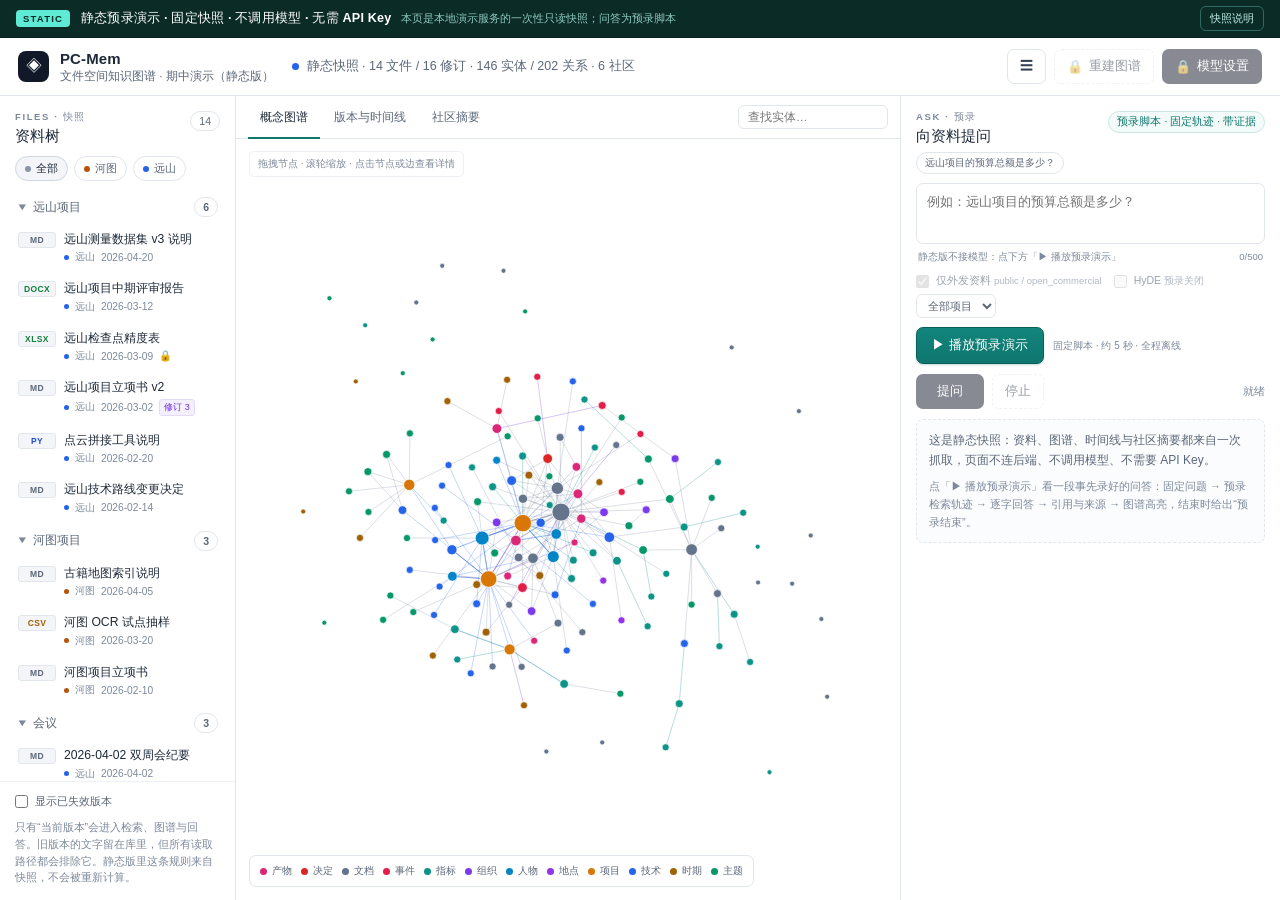
<file: pcmem-static-demo/index.html>
<!doctype html>
<html lang="zh-CN">
<head>
  <meta charset="utf-8">
  <meta name="viewport" content="width=device-width, initial-scale=1">
  <meta name="color-scheme" content="light">
  <title>PC-Mem · 静态预录演示（固定快照）</title>
  <link rel="icon" href="favicon.svg" type="image/svg+xml">
  <link rel="stylesheet" href="styles.css">
</head>
<body>
<div id="app">
  <div class="static-banner" role="note" aria-label="静态预录说明">
    <span class="static-tag">STATIC</span>
    <div class="static-main">
      <strong>静态预录演示 · 固定快照 · 不调用模型 · 无需 API Key</strong>
      <span class="static-sub" id="bannerSub">本页是本地演示服务的一次性只读快照；问答为预录脚本</span>
    </div>
    <button class="static-more" id="snapshotInfoBtn">快照说明</button>
  </div>

  <header class="topbar">
    <div class="brand">
      <div class="brand-mark" aria-hidden="true">◈</div>
      <div class="brand-text">
        <strong>PC-Mem</strong>
        <span>文件空间知识图谱 · 期中演示（静态版）</span>
      </div>
    </div>
    <div class="status static" id="status" aria-live="polite">
      <span class="status-dot"></span>
      <span id="statusText">载入快照…</span>
    </div>
    <div class="top-actions">
      <button class="ghost" id="railToggle" title="显示/隐藏资料树" aria-label="显示资料树">☰</button>
      <button class="ghost unavailable" id="buildBtn" aria-disabled="true" title="静态版不可用：没有后端与模型"><span class="icon">🔒</span> 重建图谱</button>
      <button class="primary unavailable" id="settingsBtn" aria-disabled="true" title="静态版不可用：没有后端与 API Key"><span class="icon">🔒</span> 模型设置</button>
    </div>
  </header>

  <div class="layout" id="layout">
    <aside class="rail" id="rail" aria-label="资料树">
      <div class="rail-head">
        <div>
          <div class="eyebrow">FILES · 快照</div>
          <h2>资料树</h2>
        </div>
        <span class="count-pill" id="docCount">—</span>
      </div>
      <div class="project-chips" id="projectChips"></div>
      <div class="rail-scroll" id="docTree">
        <div class="loading">正在读取快照…</div>
      </div>
      <div class="rail-foot">
        <label class="switch">
          <input type="checkbox" id="showSuperseded">
          <span>显示已失效版本</span>
        </label>
        <p class="hint">只有“当前版本”会进入检索、图谱与回答。旧版本的文字留在库里，但所有读取路径都会排除它。静态版里这条规则来自快照，不会被重新计算。</p>
      </div>
    </aside>

    <main class="stage" id="stage">
      <div class="stage-tabs" role="tablist" aria-label="视图">
        <button class="tab active" data-view="graph" role="tab" aria-selected="true">概念图谱</button>
        <button class="tab" data-view="timeline" role="tab" aria-selected="false">版本与时间线</button>
        <button class="tab" data-view="communities" role="tab" aria-selected="false">社区摘要</button>
        <div class="stage-tools">
          <input id="entitySearch" type="search" placeholder="查找实体…" autocomplete="off" aria-label="查找实体">
          <button class="ghost small" id="clearHighlight" hidden>清除高亮</button>
        </div>
      </div>

      <div class="stage-body">
        <canvas id="graphCanvas" aria-label="概念图谱画布"></canvas>

        <div class="graph-empty" id="graphEmpty" hidden>
          <div class="empty-mark">◌</div>
          <h3>快照里没有图谱</h3>
          <p>这份静态页面只回放已抓取的快照；要重建图谱请用原演示（需要后端与模型）。</p>
        </div>

        <div class="graph-legend" id="graphLegend"></div>
        <div class="graph-hint" id="graphHint">拖拽节点 · 滚轮缩放 · 点击节点或边查看详情</div>
        <div class="graph-tooltip" id="graphTooltip" hidden></div>

        <section class="detail-panel" id="detailPanel" hidden aria-label="实体与证据详情">
          <button class="icon-btn close" id="detailClose" aria-label="关闭">×</button>
          <div id="detailBody"></div>
        </section>

        <section class="timeline-view" id="timelineView" hidden></section>
        <section class="communities-view" id="communitiesView" hidden></section>
      </div>
    </main>

    <aside class="askpanel" aria-label="问答">
      <div class="ask-head">
        <div>
          <div class="eyebrow">ASK · 预录</div>
          <h2>向资料提问</h2>
        </div>
        <span class="mode-pill" id="modePill">预录脚本 · 固定轨迹 · 带证据</span>
      </div>

      <div class="examples" id="examples"></div>

      <div class="question-wrap">
        <textarea id="question" rows="2" placeholder="例如：远山项目的预算总额是多少？" aria-label="问题"></textarea>
        <div class="question-meta">
          <span>静态版不接模型：点下方「▶ 播放预录演示」</span>
          <span id="questionCount">0/500</span>
        </div>
      </div>

      <div class="ask-options">
        <label class="switch compact" title="静态版不可用：选项固定">
          <input type="checkbox" id="externalOnly" checked disabled>
          <span>仅外发资料 <em>public / open_commercial</em></span>
        </label>
        <label class="switch compact" title="静态版不可用：选项固定">
          <input type="checkbox" id="useHyde" disabled>
          <span>HyDE <em>预录关闭</em></span>
        </label>
        <select id="projectFilter" aria-label="项目范围">
          <option value="">全部项目</option>
        </select>
      </div>

      <div class="play-row">
        <button class="play" id="playBtn">▶ 播放预录演示</button>
        <span class="play-hint">固定脚本 · 约 5 秒 · 全程离线</span>
      </div>

      <div class="ask-actions">
        <button class="primary unavailable" id="askBtn" aria-disabled="true" title="静态版不调用模型">提问</button>
        <button class="ghost unavailable" id="stopBtn" aria-disabled="true" title="没有正在运行的请求">停止</button>
        <span class="ask-state" id="askState">就绪</span>
      </div>

      <div class="ask-scroll" id="askScroll">
        <div class="answer" id="answerBox" aria-live="polite">
          <div class="answer-placeholder" id="answerPlaceholder">
            <p>这是<strong>静态快照</strong>：资料、图谱、时间线与社区摘要都来自一次抓取，页面不连后端、不调用模型、不需要 API Key。</p>
            <p class="muted">点「▶ 播放预录演示」看一段事先录好的问答：固定问题 → 预录检索轨迹 → 逐字回答 → 引用与来源 → 图谱高亮，结束时给出“预录结束”。</p>
          </div>
        </div>
        <div class="trace-box" id="traceBox"></div>
        <div class="sources" id="sourcesBox"></div>
      </div>
    </aside>
  </div>
</div>

<!-- Snapshot info -->
<div class="modal-backdrop" id="snapshotModal" hidden>
  <div class="modal snapshot-modal" role="dialog" aria-modal="true" aria-labelledby="snapshotTitle">
    <div class="modal-head">
      <div>
        <div class="eyebrow">SNAPSHOT</div>
        <h2 id="snapshotTitle">这份页面是什么</h2>
      </div>
      <button class="icon-btn close" data-close="snapshotModal" aria-label="关闭">×</button>
    </div>
    <div class="modal-body">
      <div class="security-note">
        <strong>静态预录 · 固定快照 · 不调用模型 · 无需 API Key</strong>
        <span>没有后端进程，没有 <code>/api/*</code> 请求，没有模型端点，也没有任何密钥。整份站点只有 4 个页面文件加一个本地 favicon：<code>index.html</code>、<code>styles.css</code>、<code>app.js</code>、<code>snapshot.js</code>、<code>favicon.svg</code>。</span>
      </div>
      <div class="snap-table" id="snapshotBody"></div>
      <p class="fineprint">想看真实构建、真实检索与真实回答，请运行原演示：<code>pcmem-demo/run.sh</code> → <code>http://127.0.0.1:8770/</code>。</p>
    </div>
  </div>
</div>

<div class="toast" id="toast" role="status" aria-live="polite"></div>
<script src="snapshot.js"></script>
<script src="app.js"></script>
</body>
</html>
</file>
<file: pcmem-static-demo/styles.css>
:root {
  --bg: #f7f8fa;
  --bg-soft: #fbfcfd;
  --panel: #ffffff;
  --panel-2: #f3f5f8;
  --panel-3: #e9edf2;
  --line: #e1e6ed;
  --line-soft: #edf0f4;
  --text: #1d2939;
  --muted: #5b6779;
  --muted-2: #7d899b;
  --accent: #0f766e;
  --accent-2: #2563eb;
  --amber: #b45309;
  --danger: #b42318;
  --violet: #6d28d9;
  --good: #15803d;
  --radius: 9px;
  --topbar-h: 58px;
  --rail-w: 272px;
  --ask-w: 412px;
  --shadow: 0 12px 32px rgba(16, 24, 40, .10);
  font-synthesis: none;
}

* { box-sizing: border-box; }

html, body {
  margin: 0;
  height: 100%;
  background: var(--bg);
  color: var(--text);
  font-family: -apple-system, BlinkMacSystemFont, "PingFang SC", "Hiragino Sans GB",
    "Noto Sans CJK SC", "Microsoft YaHei", "Helvetica Neue", Arial, sans-serif;
  font-size: 14px;
  -webkit-font-smoothing: antialiased;
}

body { overflow: hidden; }

button, input, textarea, select { font: inherit; color: inherit; }
button { cursor: pointer; }
code, .mono { font-family: "SF Mono", ui-monospace, "JetBrains Mono", Menlo, monospace; }

#app { height: 100%; display: flex; flex-direction: column; }

/* ---------- top bar ---------- */
.topbar {
  height: var(--topbar-h);
  flex: 0 0 auto;
  display: flex;
  align-items: center;
  gap: 18px;
  padding: 0 18px;
  border-bottom: 1px solid var(--line);
  background: var(--panel);
  z-index: 20;
}

.brand { display: flex; align-items: center; gap: 11px; min-width: 240px; }
.brand-mark {
  width: 31px; height: 31px; border-radius: 8px;
  display: grid; place-items: center;
  color: #ffffff; font-size: 16px; font-weight: 700;
  background: #111827;
}
.brand-text { display: flex; flex-direction: column; line-height: 1.25; }
.brand-text strong { font-size: 15px; letter-spacing: .1px; }
.brand-text span { color: var(--muted); font-size: 11.5px; }

.status {
  display: flex; align-items: center; gap: 8px;
  min-width: 0; flex: 1;
  color: var(--muted); font-size: 12.5px;
  white-space: nowrap; overflow: hidden; text-overflow: ellipsis;
}
.status-dot { width: 7px; height: 7px; border-radius: 50%; background: var(--muted-2); flex: 0 0 auto; }
.status.online .status-dot { background: var(--good); }
.status.offline .status-dot { background: var(--amber); }
.status.busy .status-dot { background: var(--accent-2); animation: pulse 1.1s infinite; }
@keyframes pulse { 50% { opacity: .25; } }

.top-actions { display: flex; align-items: center; gap: 8px; }

button.primary, button.ghost, button.danger {
  border: 1px solid transparent;
  border-radius: 7px;
  padding: 8px 12px;
  font-size: 12.5px;
  font-weight: 600;
  display: inline-flex; align-items: center; gap: 6px;
  transition: background .15s, border-color .15s, color .15s;
  white-space: nowrap;
}
button.primary { background: #111827; color: #ffffff; border-color: #111827; }
button.primary:hover { background: #1f2937; }
button.primary:disabled { opacity: .45; cursor: not-allowed; }
button.ghost { background: var(--panel); border-color: var(--line); color: #344054; }
button.ghost:hover { background: var(--panel-2); border-color: #cfd6df; }
button.danger { color: var(--danger); }
button.ghost.small { padding: 5px 9px; font-size: 11.5px; }
button .icon { font-size: 13px; opacity: .9; }
.icon-btn {
  appearance: none; border: 0; background: transparent; color: var(--muted);
  font-size: 22px; line-height: 1; padding: 4px 8px; border-radius: 6px;
}
.icon-btn:hover { color: var(--text); background: var(--panel-2); }

/* ---------- layout ---------- */
.layout {
  flex: 1;
  min-height: 0;
  display: grid;
  grid-template-columns: var(--rail-w) minmax(0, 1fr) var(--ask-w);
}
.layout.rail-hidden { grid-template-columns: 0 minmax(0, 1fr) var(--ask-w); }
.layout.rail-hidden .rail { overflow: hidden; border: 0; }

.rail, .askpanel { min-height: 0; background: var(--panel); }
.rail { border-right: 1px solid var(--line); display: flex; flex-direction: column; }
.askpanel { border-left: 1px solid var(--line); display: flex; flex-direction: column; ; }

.rail-head, .ask-head { padding: 15px 15px 10px; display: flex; justify-content: space-between; align-items: flex-start; gap: 10px; }
.eyebrow { color: var(--muted-2); font-size: 9.5px; letter-spacing: 1.6px; font-weight: 700; }
h2 { font-size: 15px; margin: 3px 0 0; letter-spacing: .1px; }
.count-pill, .mode-pill {
  border: 1px solid var(--line);
  background: var(--panel);
  color: var(--muted);
  font-size: 10.5px;
  padding: 3px 8px;
  border-radius: 999px;
  white-space: nowrap;
}
.mode-pill { color: var(--accent); border-color: #cce7e3; background: #f2fbf9; }

.project-chips { display: flex; gap: 6px; flex-wrap: wrap; padding: 0 15px 10px; }
.project-chip {
  border: 1px solid var(--line); background: var(--panel); color: var(--muted);
  border-radius: 999px; padding: 4px 9px; font-size: 11px;
  display: inline-flex; align-items: center; gap: 5px;
}
.project-chip .dot { width: 6px; height: 6px; border-radius: 50%; background: var(--muted-2); }
.project-chip.active { color: var(--text); background: var(--panel-2); border-color: #cfd6df; }

.rail-scroll { flex: 1; overflow: auto; padding: 0 9px 14px; scrollbar-width: thin; }
.rail-foot { border-top: 1px solid var(--line-soft); padding: 12px 15px 14px; }
.rail-foot .hint { color: var(--muted-2); font-size: 10.8px; line-height: 1.55; margin: 8px 0 0; }

/* doc tree */
.doc-folder { margin-bottom: 2px; }
.doc-folder > summary {
  list-style: none; cursor: pointer; padding: 6px 8px; border-radius: 6px;
  color: var(--muted); font-size: 11.5px; font-weight: 600;
  display: flex; align-items: center; gap: 7px;
}
.doc-folder > summary::-webkit-details-marker { display: none; }
.doc-folder > summary:hover { background: var(--panel-2); color: var(--text); }
.doc-folder > summary .chev { color: var(--muted-2); font-size: 9px; transition: transform .15s; }
.doc-folder[open] > summary .chev { transform: rotate(90deg); }
.doc-folder > summary .folder-name { flex: 1; }

.doc-row {
  display: flex; align-items: flex-start; gap: 8px;
  padding: 7px 8px; border-radius: 7px; cursor: pointer;
  border: 1px solid transparent;
}
.doc-row:hover { background: var(--panel-2); }
.doc-row.selected { background: #f0fdfa; border-color: #cce7e3; }
.doc-row.stale { opacity: .62; }
.doc-row.stale .doc-title { text-decoration: line-through; text-decoration-color: #f0b4b2; }
.format-badge {
  flex: 0 0 auto; min-width: 38px; text-align: center;
  font-size: 8.5px; font-weight: 700; letter-spacing: .4px;
  color: var(--muted); background: var(--panel-2);
  border: 1px solid var(--line); border-radius: 3px; padding: 2px 3px;
  margin-top: 1px;
}
.format-badge.docx, .format-badge.xlsx { color: #15803d; }
.format-badge.py { color: #1d4ed8; }
.format-badge.csv { color: #a16207; }
.format-badge.eml { color: #be185d; }
.doc-main { min-width: 0; flex: 1; }
.doc-title { font-size: 12.2px; line-height: 1.35; overflow: hidden; display: -webkit-box; -webkit-line-clamp: 2; -webkit-box-orient: vertical; }
.doc-sub { color: var(--muted-2); font-size: 10.2px; margin-top: 3px; display: flex; gap: 6px; align-items: center; flex-wrap: wrap; }
.doc-sub .pdot { width: 5px; height: 5px; border-radius: 50%; }
.doc-sub .lock { color: var(--amber); }
.vbadge {
  font-size: 9px; padding: 1px 4px; border-radius: 3px;
  background: #f4f0ff; color: var(--violet); border: 1px solid #e4dbfb;
}
.chain-list { margin: 2px 0 6px 46px; border-left: 1px solid var(--line); padding-left: 8px; }

/* stage */
.stage { position: relative; min-width: 0; display: flex; flex-direction: column; overflow: hidden; background: var(--panel); }
.stage-tabs {
  height: 43px; flex: 0 0 auto; display: flex; align-items: center; gap: 2px;
  border-bottom: 1px solid var(--line); padding: 0 12px; background: var(--panel);
}
.tab {
  appearance: none; border: 0; background: transparent; color: var(--muted);
  padding: 12px 12px 11px; font-size: 12px; font-weight: 600;
  border-bottom: 2px solid transparent; margin-bottom: -1px;
}
.tab:hover { color: var(--text); }
.tab.active { color: var(--text); border-bottom-color: var(--accent); }
.stage-tools { margin-left: auto; display: flex; align-items: center; gap: 8px; }
#entitySearch {
  width: 150px; background: var(--panel); border: 1px solid var(--line);
  border-radius: 6px; padding: 5px 9px; font-size: 11.5px; outline: none;
}
#entitySearch:focus { border-color: #9dcdc7; }
.stage-body { position: relative; flex: 1; min-height: 0; overflow: hidden; }
#graphCanvas { position: absolute; inset: 0; width: 100%; height: 100%; display: block; cursor: grab; background: #ffffff; }
#graphCanvas.dragging { cursor: grabbing; }
#graphCanvas.node-hover { cursor: pointer; }

.graph-legend {
  position: absolute; left: 13px; bottom: 13px; max-width: calc(100% - 26px);
  display: flex; flex-wrap: wrap; gap: 4px 9px; padding: 8px 10px;
  background: rgba(255, 255, 255, .94); border: 1px solid var(--line);
  border-radius: 7px;
}
.legend-item { display: inline-flex; align-items: center; gap: 5px; font-size: 10px; color: var(--muted); cursor: pointer; user-select: none; background: transparent; border: 0; padding: 0; }
.legend-item.off { opacity: .35; }
.legend-item .swatch { width: 7px; height: 7px; border-radius: 50%; }
.graph-hint {
  position: absolute; left: 13px; top: 12px; color: var(--muted-2); font-size: 10px;
  padding: 5px 8px; background: rgba(255, 255, 255, .9); border: 1px solid var(--line-soft);
  border-radius: 5px; pointer-events: none;
}
.graph-tooltip {
  position: absolute; pointer-events: none; z-index: 15;
  background: #ffffff; border: 1px solid #cfd6df;
  border-radius: 7px; padding: 7px 9px; font-size: 11px; max-width: 260px;
  box-shadow: var(--shadow);
}
.graph-tooltip strong { display: block; margin-bottom: 2px; }
.graph-tooltip .tt-type { color: var(--muted); font-size: 10px; }

.graph-empty {
  position: absolute; inset: 0; display: flex; flex-direction: column;
  align-items: center; justify-content: center; text-align: center; gap: 6px;
  background: #ffffff;
}
.graph-empty .empty-mark { font-size: 46px; color: #cfd6df; }
.graph-empty h3 { margin: 4px 0 0; font-size: 16px; }
.graph-empty p { color: var(--muted); max-width: 370px; line-height: 1.6; margin: 4px 0 12px; font-size: 12px; }

/* detail panel */
.detail-panel {
  position: absolute; top: 12px; right: 12px; width: 344px; max-height: calc(100% - 60px);
  overflow: auto; z-index: 12;
  background: #ffffff; border: 1px solid #d7dde5;
  border-radius: 9px; box-shadow: var(--shadow); padding: 14px 16px 16px;
}
.detail-panel .close { position: absolute; top: 4px; right: 4px; }
.detail-kicker { color: var(--muted-2); font-size: 9.5px; letter-spacing: 1.3px; font-weight: 700; }
.detail-title { font-size: 19px; margin: 4px 0 2px; line-height: 1.3; padding-right: 20px; }
.type-pill { display: inline-flex; align-items: center; gap: 5px; font-size: 10px; padding: 2px 7px; border-radius: 999px; border: 1px solid var(--line); color: var(--muted); }
.type-pill .dot { width: 6px; height: 6px; border-radius: 50%; }
.detail-desc { color: var(--muted); font-size: 11.5px; line-height: 1.6; margin: 9px 0; }
.detail-section { margin-top: 13px; }
.detail-section h4 { font-size: 10px; letter-spacing: .9px; color: var(--muted-2); margin: 0 0 6px; text-transform: uppercase; }
.evidence-item { border: 1px solid var(--line-soft); background: var(--bg-soft); border-radius: 6px; padding: 8px 9px; margin-bottom: 6px; }
.evidence-item .ev-head { display: flex; justify-content: space-between; gap: 8px; color: var(--muted); font-size: 10px; margin-bottom: 4px; }
.evidence-item p { margin: 0; font-size: 11.3px; line-height: 1.55; color: #344054; white-space: pre-wrap; }
.rel-row { display: flex; gap: 5px; flex-wrap: wrap; align-items: baseline; font-size: 11px; padding: 4px 0; border-bottom: 1px solid var(--line-soft); }
.rel-row:last-child { border-bottom: 0; }
.rel-type { color: var(--violet); font-size: 9px; letter-spacing: .2px; }
.rel-arrow { color: var(--muted-2); }
.doc-link { color: var(--accent-2); text-decoration: none; }
.doc-link:hover { text-decoration: underline; }

/* rich entity / edge detail cards */
.detail-panel { width: 392px; }
.detail-hero {
  border: 1px solid var(--line);
  border-left: 3px solid var(--entity-color, var(--accent));
  background: var(--bg-soft);
  border-radius: 7px;
  padding: 11px 12px;
  margin-bottom: 10px;
}
.detail-hero-top { display: flex; justify-content: space-between; gap: 8px; align-items: center; margin-bottom: 6px; }
.entity-type { display: inline-flex; align-items: center; gap: 6px; font-size: 10px; color: var(--muted); min-width: 0; }
.entity-type .dot { width: 7px; height: 7px; border-radius: 50%; flex: 0 0 auto; }
.entity-type-en { color: var(--muted-2); font-size: 9px; font-family: "SF Mono", ui-monospace, Menlo, monospace; }
.meta-chip { border: 1px solid var(--line); background: var(--panel); border-radius: 999px; padding: 2px 7px; color: var(--muted); font-size: 9px; white-space: nowrap; }
.detail-hero .detail-title { margin: 2px 0 4px; font-size: 20px; }
.detail-hero .detail-desc { margin: 4px 0 0; }
.detail-stats { display: grid; grid-template-columns: repeat(4, minmax(0, 1fr)); gap: 6px; margin: 0 0 4px; }
.detail-stat { background: var(--panel-2); border: 1px solid var(--line-soft); border-radius: 6px; padding: 7px 8px; display: flex; flex-direction: column; gap: 2px; min-width: 0; }
.detail-stat span { color: var(--muted-2); font-size: 9px; }
.detail-stat strong { font-size: 12px; font-weight: 600; white-space: nowrap; overflow: hidden; text-overflow: ellipsis; }
.chip-row { display: flex; gap: 4px; flex-wrap: wrap; }
.alias-chip { border: 1px solid var(--line); background: var(--bg-soft); border-radius: 999px; padding: 2px 7px; font-size: 9.5px; color: var(--muted); }
.detail-section-head { display: flex; justify-content: space-between; align-items: baseline; gap: 8px; margin-bottom: 6px; }
.detail-section-head h4 { margin: 0; }
.section-count { color: var(--muted-2); font-size: 9px; border: 1px solid var(--line); border-radius: 999px; padding: 0 5px; }
.section-note { color: var(--muted-2); font-size: 10px; line-height: 1.5; }
.doc-mini { display: block; width: 100%; text-align: left; border: 1px solid var(--line); background: var(--panel); border-radius: 6px; padding: 7px 8px; margin-bottom: 5px; cursor: pointer; }
.doc-mini:hover { border-color: #c3ccd8; background: var(--bg-soft); }
.doc-mini-top { display: flex; justify-content: space-between; gap: 8px; align-items: baseline; }
.doc-mini-title { font-size: 11px; font-weight: 600; line-height: 1.35; }
.mini-project { display: inline-flex; align-items: center; gap: 4px; color: var(--muted); font-size: 9px; white-space: nowrap; }
.mini-project .dot { width: 5px; height: 5px; border-radius: 50%; }
.doc-mini-meta { display: flex; gap: 6px; align-items: center; flex-wrap: wrap; color: var(--muted-2); font-size: 9px; margin-top: 3px; }
.doc-mini-meta .format-badge { min-width: 0; padding: 0 3px; font-size: 8px; }
.doc-mini-path { color: var(--muted-2); font-size: 9px; margin-top: 3px; }
.relation-item { display: block; width: 100%; text-align: left; border: 1px solid var(--line-soft); background: var(--panel); border-radius: 6px; padding: 7px 8px; margin-bottom: 5px; cursor: pointer; }
.relation-item:hover { border-color: #c3ccd8; background: var(--bg-soft); }
.relation-top { display: flex; align-items: center; gap: 6px; flex-wrap: wrap; }
.relation-type-pill { font-size: 8.5px; font-weight: 600; border: 1px solid; border-radius: 3px; padding: 1px 4px; white-space: nowrap; }
.relation-path { display: inline-flex; align-items: center; gap: 4px; font-size: 10.5px; flex: 1; min-width: 0; }
.relation-path .current { font-weight: 700; color: var(--text); }
.relation-path .arrow { color: var(--muted-2); }
.relation-conf { color: var(--muted-2); font-size: 9px; font-variant-numeric: tabular-nums; }
.relation-evidence { color: var(--muted); font-size: 9.5px; line-height: 1.5; margin-top: 4px; display: -webkit-box; -webkit-line-clamp: 2; -webkit-box-orient: vertical; overflow: hidden; }
.evidence-card { border: 1px solid var(--line-soft); background: var(--bg-soft); border-radius: 6px; padding: 7px 8px; margin-bottom: 6px; }
.evidence-card-head { display: flex; gap: 6px; flex-wrap: wrap; color: var(--muted); font-size: 9px; align-items: baseline; margin-bottom: 4px; }
.evidence-doc { border: 0; background: none; padding: 0; color: var(--accent-2); font-size: 9.5px; cursor: pointer; text-align: left; }
.evidence-doc:hover { text-decoration: underline; }
.evidence-section-path { color: var(--muted-2); }
.evidence-card p { margin: 0; color: #344054; font-size: 10.5px; line-height: 1.55; white-space: pre-wrap; }
.entity-mark { background: #fef3c7; color: inherit; padding: 0 1px; border-radius: 2px; }
.edge-hero .detail-title { font-size: 20px; }
.edge-endpoints { display: grid; grid-template-columns: minmax(0, 1fr) auto minmax(0, 1fr); gap: 6px; align-items: stretch; }
.edge-endpoint { border: 1px solid var(--line); background: var(--panel); border-radius: 6px; padding: 7px 8px; text-align: left; cursor: pointer; display: flex; flex-direction: column; gap: 2px; min-width: 0; }
.edge-endpoint:hover { border-color: #c3ccd8; background: var(--bg-soft); }
.edge-role { color: var(--muted-2); font-size: 8.5px; letter-spacing: .5px; }
.edge-endpoint-name { display: inline-flex; align-items: center; gap: 5px; font-size: 11px; font-weight: 600; }
.edge-endpoint-name .dot { width: 6px; height: 6px; border-radius: 50%; }
.edge-endpoint-type { color: var(--muted-2); font-size: 9px; }
.edge-arrow { align-self: center; color: var(--muted-2); font-size: 15px; }
.confidence-row { display: flex; align-items: center; gap: 8px; }
.confidence-track { flex: 1; height: 6px; border-radius: 3px; background: var(--line-soft); overflow: hidden; }
.confidence-fill { height: 100%; border-radius: 3px; }
.confidence-value { color: var(--muted); font-size: 10px; font-variant-numeric: tabular-nums; }
.edge-quote { margin: 0 0 7px; padding: 7px 9px; border-left: 3px solid var(--line); background: var(--bg-soft); color: #344054; font-size: 10.5px; line-height: 1.6; border-radius: 0 4px 4px 0; }
.edge-doc { margin-top: 2px; }
.detail-actions { display: flex; gap: 5px; flex-wrap: wrap; margin-top: 12px; padding-top: 9px; border-top: 1px solid var(--line-soft); }
@media (max-width: 1280px) { .detail-panel { width: 360px; } }

/* timeline & communities */
.timeline-view, .communities-view { position: absolute; inset: 0; overflow: auto; padding: 18px 20px 40px; background: #ffffff; }
.timeline-intro, .communities-intro { color: var(--muted); font-size: 12px; max-width: 760px; line-height: 1.65; margin: 0 0 16px; }
.timeline-item { display: grid; grid-template-columns: 88px 1fr; gap: 14px; }
.timeline-date { color: var(--muted-2); font-size: 10.5px; text-align: right; padding-top: 12px; font-variant-numeric: tabular-nums; }
.timeline-line { position: relative; padding: 0 0 14px 18px; border-left: 1px solid var(--line); }
.timeline-line::before {
  content: ""; position: absolute; left: -4px; top: 15px; width: 7px; height: 7px;
  border-radius: 50%; background: var(--accent);
}
.timeline-card { background: var(--panel); border: 1px solid var(--line); border-radius: 7px; padding: 11px 12px; cursor: pointer; }
.timeline-card:hover { border-color: #c3ccd8; background: var(--bg-soft); }
.timeline-card h4 { margin: 0 0 4px; font-size: 12.5px; }
.timeline-card .meta { display: flex; gap: 7px; flex-wrap: wrap; color: var(--muted-2); font-size: 10px; align-items: center; }
.timeline-card .cites { margin-top: 7px; color: var(--muted); font-size: 10.5px; display: flex; gap: 5px; flex-wrap: wrap; }
.cite-chip { border: 1px solid var(--line); background: var(--bg-soft); border-radius: 4px; padding: 1px 5px; font-size: 9.5px; color: #5b6779; }
.version-strip { display: flex; gap: 5px; flex-wrap: wrap; margin-top: 7px; }
.version-chip { border: 1px solid var(--line); background: var(--panel); border-radius: 4px; padding: 2px 6px; font-size: 9.5px; color: var(--muted); }
.version-chip.current { color: var(--accent); border-color: #b7ddd8; background: #f2fbf9; }
.version-chip.stale { text-decoration: line-through; color: var(--muted-2); }

.community-grid { display: grid; grid-template-columns: repeat(auto-fill, minmax(280px, 1fr)); gap: 12px; }
.community-card { background: var(--panel); border: 1px solid var(--line); border-radius: 8px; padding: 13px; }
.community-card h4 { margin: 0 0 6px; font-size: 12.5px; }
.community-card p { color: var(--muted); font-size: 11.5px; line-height: 1.6; margin: 0 0 9px; white-space: pre-wrap; }
.member-chips { display: flex; gap: 4px; flex-wrap: wrap; }
.member-chip { border: 1px solid var(--line); background: var(--bg-soft); color: #475467; border-radius: 999px; padding: 2px 7px; font-size: 9.5px; cursor: pointer; }
.member-chip:hover { border-color: #9dcdc7; color: var(--accent); }

/* ask panel */
.ask-head { padding-bottom: 6px; }
.examples { display: flex; flex-wrap: wrap; gap: 5px; padding: 0 15px 9px; }
.example-chip {
  border: 1px solid var(--line); background: var(--panel); color: var(--muted);
  border-radius: 999px; padding: 3px 8px; font-size: 10.3px; max-width: 100%;
  white-space: nowrap; overflow: hidden; text-overflow: ellipsis;
}
.example-chip:hover { color: var(--text); border-color: #c3ccd8; background: var(--panel-2); }
.question-wrap { padding: 0 15px; }
#question {
  width: 100%; resize: none; background: var(--panel); border: 1px solid var(--line);
  border-radius: 7px; padding: 9px 10px; font-size: 12.5px; line-height: 1.55; outline: none;
  min-height: 61px; max-height: 150px;
}
#question:focus { border-color: #9dcdc7; box-shadow: 0 0 0 3px rgba(15, 118, 110, .06); }
.question-meta { display: flex; justify-content: space-between; color: var(--muted-2); font-size: 9.5px; padding: 4px 2px 0; }
.ask-options { display: flex; flex-wrap: wrap; gap: 6px 12px; padding: 10px 15px 8px; align-items: center; }
.ask-options select {
  background: var(--panel); border: 1px solid var(--line); border-radius: 6px;
  padding: 4px 7px; font-size: 10.5px; color: var(--muted); outline: none;
}
.switch { display: inline-flex; align-items: flex-start; gap: 7px; font-size: 11px; color: var(--muted); cursor: pointer; }
.switch input { accent-color: var(--accent); margin: 1px 0 0; }
.switch em { color: var(--muted-2); font-style: normal; font-size: 9.5px; }
.switch.compact { font-size: 10.5px; }
.ask-actions { display: flex; align-items: center; gap: 8px; padding: 0 15px 10px; }
.ask-actions .primary { flex: 0 0 auto; padding: 8px 20px; }
.ask-state { color: var(--muted-2); font-size: 10.5px; margin-left: auto; }
.ask-scroll { flex: 1; overflow: auto; padding: 0 15px 24px; scrollbar-width: thin; }

.answer { font-size: 13px; line-height: 1.72; }
.answer-placeholder { color: var(--muted); font-size: 12px; line-height: 1.65; border: 1px dashed var(--line); border-radius: 7px; padding: 11px 12px; background: var(--bg-soft); }
.answer-placeholder p { margin: 0 0 6px; }
.answer-placeholder p:last-child { margin-bottom: 0; }
.answer-live { border: 1px solid var(--line); background: var(--panel); border-radius: 8px; padding: 11px 12px; }
.answer-live .answer-text { white-space: pre-wrap; }
.answer-text p { margin: 0 0 9px; }
.answer-text p:last-child { margin-bottom: 0; }
.cite-btn {
  appearance: none; border: 0; background: #eff8ff; color: #175cd3;
  font-size: 9.5px; font-weight: 700; padding: 1px 4px; border-radius: 3px;
  margin: 0 1px; vertical-align: 1px; cursor: pointer;
}
.cite-btn:hover { background: #d1e9ff; }
.cite-btn.uncited { background: #fef3f2; color: #b42318; }
.answer-meta { display: flex; gap: 8px; flex-wrap: wrap; color: var(--muted-2); font-size: 10px; margin-top: 10px; border-top: 1px solid var(--line-soft); padding-top: 7px; }
.answer-meta .warn { color: var(--amber); }
.answer-meta .good { color: var(--good); }
.answer-actions { display: flex; gap: 6px; margin-top: 8px; flex-wrap: wrap; }
.answer-actions button { font-size: 10px; padding: 4px 8px; }
.answer-error { color: var(--danger); font-size: 12px; line-height: 1.6; }

.stage-line { display: flex; align-items: center; gap: 8px; color: var(--muted); font-size: 10.5px; margin: 8px 0 0; }
.stage-line .spinner { width: 10px; height: 10px; border: 1.5px solid var(--line); border-top-color: var(--accent); border-radius: 50%; animation: spin .8s linear infinite; }
@keyframes spin { to { transform: rotate(360deg); } }

.trace-box { margin-top: 13px; }
.trace-title, .sources-title { display: flex; align-items: baseline; gap: 7px; color: var(--muted); font-size: 10px; letter-spacing: .9px; font-weight: 700; margin: 0 0 7px; text-transform: uppercase; }
.trace-title span, .sources-title span { color: var(--muted-2); font-weight: 400; letter-spacing: 0; text-transform: none; }
.trace-row { display: grid; grid-template-columns: 62px 1fr 42px; gap: 7px; align-items: center; margin-bottom: 4px; }
.trace-name { color: var(--muted); font-size: 10px; }
.trace-track { height: 5px; border-radius: 3px; background: var(--line-soft); overflow: hidden; }
.trace-fill { height: 100%; border-radius: 3px; background: #9fb8d3; transition: width .4s; }
.trace-fill.success { background: #5aa9a3; }
.trace-fill.skipped, .trace-fill.disabled { background: #d5dbe3; }
.trace-fill.error, .trace-fill.timeout { background: #e9a0a0; }
.trace-ms { color: var(--muted-2); font-size: 9.5px; text-align: right; font-variant-numeric: tabular-nums; }
.trace-note { color: var(--muted-2); font-size: 9.5px; margin: 1px 0 7px 69px; }
.layer-pills { display: flex; gap: 3px; flex-wrap: wrap; }
.layer-pill { font-size: 8.5px; padding: 1px 4px; border-radius: 3px; background: var(--panel-2); color: var(--muted); border: 1px solid var(--line); }

.sources { margin-top: 14px; }
.source-card {
  border: 1px solid var(--line); border-radius: 7px; padding: 9px 10px;
  margin-bottom: 7px; background: var(--bg-soft); cursor: pointer;
  transition: border-color .15s, background .15s;
}
.source-card:hover { border-color: #c3ccd8; background: var(--panel); }
.source-card.cited { border-color: #b7ddd8; background: #f7fdfc; }
.source-head { display: flex; gap: 7px; align-items: baseline; }
.source-index { color: var(--accent); font-size: 10px; font-weight: 700; flex: 0 0 auto; }
.source-title { font-size: 11.5px; flex: 1; line-height: 1.35; }
.source-meta { color: var(--muted-2); font-size: 9.5px; margin: 3px 0 5px 19px; display: flex; gap: 5px; flex-wrap: wrap; align-items: center; }
.source-snippet { color: #475467; font-size: 10.5px; line-height: 1.55; margin-left: 19px; display: -webkit-box; -webkit-line-clamp: 3; -webkit-box-orient: vertical; overflow: hidden; white-space: pre-wrap; }
.license-tag { font-size: 8.5px; padding: 1px 4px; border-radius: 3px; border: 1px solid var(--line); color: var(--muted); }
.license-tag.restricted { color: var(--amber); border-color: #f2d3a6; background: #fffaf0; }
.license-tag.public { color: var(--good); border-color: #bfe3c8; background: #f6fef8; }

.version-diag { margin-top: 12px; border: 1px solid #f2d3a6; background: #fffbf2; border-radius: 7px; padding: 10px 11px; }
.version-diag h5 { margin: 0 0 5px; color: var(--amber); font-size: 10.5px; letter-spacing: .3px; }
.version-diag p { margin: 0 0 6px; color: #7c5a2c; font-size: 10.5px; line-height: 1.55; }
.version-diag .diag-hit { border-top: 1px solid #f6e3c8; padding-top: 6px; margin-top: 6px; }
.version-diag .diag-hit strong { display: block; font-size: 10.5px; color: #8a5a17; margin-bottom: 2px; }
.version-diag .diag-hit span { color: #7c5a2c; font-size: 10px; }

/* modals */
.modal-backdrop {
  position: fixed; inset: 0; background: rgba(16, 24, 40, .28); z-index: 50;
  display: grid; place-items: center; padding: 20px;
}
.modal {
  width: 100%; max-width: 640px; max-height: calc(100vh - 40px); overflow: auto;
  background: #ffffff; border: 1px solid #d7dde5; border-radius: 10px;
  box-shadow: var(--shadow);
}
.modal.build-modal { max-width: 620px; }
.modal-head { display: flex; justify-content: space-between; align-items: flex-start; padding: 17px 19px 8px; }
.modal-body { padding: 4px 19px 19px; }
.security-note {
  display: flex; flex-direction: column; gap: 3px;
  border: 1px solid #cce7e3; background: #f2fbf9;
  border-radius: 7px; padding: 9px 11px; margin-bottom: 14px;
  color: #3f5f5b; font-size: 10.8px; line-height: 1.55;
}
.security-note strong { color: var(--accent); font-size: 11.5px; }
.security-note code { color: #1d2939; background: #ffffff; border: 1px solid #d7e9e6; border-radius: 3px; padding: 0 3px; }
.field { display: flex; flex-direction: column; gap: 5px; margin-bottom: 11px; }
.field > span { color: var(--muted); font-size: 10.5px; display: flex; justify-content: space-between; gap: 10px; }
.field > span em { color: var(--muted-2); font-style: normal; }
.field input {
  width: 100%; background: var(--panel); border: 1px solid var(--line);
  border-radius: 6px; padding: 8px 10px; font-size: 12px; outline: none;
}
.field input:focus { border-color: #9dcdc7; }
.field-row { display: grid; grid-template-columns: 1fr 1fr; gap: 12px; }
.provider-hint { border: 1px solid var(--line); border-radius: 7px; padding: 8px 10px; margin: 2px 0 12px; display: flex; flex-direction: column; gap: 5px; background: var(--bg-soft); }
.provider-hint div { display: flex; justify-content: space-between; gap: 12px; font-size: 10.2px; }
.provider-hint span { color: var(--muted-2); }
.provider-hint strong { color: var(--muted); font-weight: 500; text-align: right; }
.form-actions { display: flex; gap: 8px; align-items: center; flex-wrap: wrap; margin-top: 4px; }
.test-result { font-size: 10.5px; color: var(--muted); }
.test-result.ok { color: var(--good); }
.test-result.bad { color: var(--danger); }
.fineprint { color: var(--muted-2); font-size: 9.8px; line-height: 1.55; margin: 12px 0 0; }

.build-intro { color: var(--muted); font-size: 11.5px; line-height: 1.65; margin: 2px 0 12px; }
.build-warning { border: 1px solid #f2d3a6; background: #fffbf2; color: #8a5a17; border-radius: 6px; padding: 8px 10px; font-size: 10.8px; line-height: 1.55; margin-bottom: 11px; }
.build-option { margin: 0 0 9px; display: flex; }
.build-last { color: var(--muted-2); font-size: 10px; margin: -4px 0 9px; line-height: 1.5; }
.build-option em { color: var(--muted-2); }
.build-progress { height: 6px; background: var(--line-soft); border-radius: 3px; overflow: hidden; }
.build-progress > div { height: 100%; width: 0; background: var(--accent); transition: width .5s; }
.build-status-line { display: flex; justify-content: space-between; margin: 7px 0 10px; font-size: 11px; }
.build-status-line strong { color: var(--text); }
.build-status-line span { color: var(--muted-2); font-variant-numeric: tabular-nums; }
.build-log {
  height: 170px; overflow: auto; background: #fbfcfd; border: 1px solid var(--line-soft);
  border-radius: 6px; padding: 8px 10px; font-family: "SF Mono", ui-monospace, Menlo, monospace;
  font-size: 9.8px; line-height: 1.6; color: #475467;
}
.build-log .log-line { display: flex; gap: 7px; }
.build-log .log-phase { color: var(--accent); flex: 0 0 56px; }
.build-log .log-msg { flex: 1; white-space: pre-wrap; }
.build-log .log-empty { color: var(--muted-2); }
.build-result { margin-top: 10px; display: flex; gap: 6px; flex-wrap: wrap; }
.result-chip { border: 1px solid var(--line); border-radius: 5px; padding: 4px 8px; font-size: 10px; color: var(--muted); background: var(--bg-soft); }
.result-chip strong { color: var(--text); }

/* toast */
.toast {
  position: fixed; left: 50%; bottom: 24px; transform: translate(-50%, 20px);
  background: #111827; border: 1px solid #111827; color: #ffffff;
  padding: 9px 14px; border-radius: 7px; font-size: 11.5px; box-shadow: var(--shadow);
  opacity: 0; pointer-events: none; transition: opacity .2s, transform .2s; z-index: 80;
  max-width: min(90vw, 520px);
}
.toast.show { opacity: 1; transform: translate(-50%, 0); }
.toast.bad { background: #7a271a; border-color: #7a271a; }

.loading, .muted { color: var(--muted-2); font-size: 11px; }
.loading { padding: 10px; }
.hidden, [hidden] { display: none !important; }

::-webkit-scrollbar { width: 8px; height: 8px; }
::-webkit-scrollbar-thumb { background: #d0d5dd; border-radius: 4px; }
::-webkit-scrollbar-thumb:hover { background: #b8c0cc; }
::-webkit-scrollbar-track { background: transparent; }

@media (max-width: 1280px) {
  :root { --rail-w: 236px; --ask-w: 380px; }
}
@media (max-width: 1120px) {
  :root { --rail-w: 216px; --ask-w: 350px; }
  .brand-text span { display: none; }
  .status { font-size: 11px; }
}
@media (max-width: 980px) {
  .layout { grid-template-columns: 0 minmax(0, 1fr) 350px; }
  .rail { position: absolute; left: 0; top: var(--topbar-h); bottom: 0; width: 280px; z-index: 30; transform: translateX(-100%); transition: transform .2s; border-right: 1px solid var(--line); background: #ffffff; }
  .layout.rail-open .rail { transform: translateX(0); box-shadow: var(--shadow); }
  .layout.rail-hidden { grid-template-columns: 0 minmax(0, 1fr) 350px; }
}
@media (max-width: 820px) {
  body { overflow: auto; }
  .layout { display: flex; flex-direction: column; height: auto; }
  .stage { height: 62vh; min-height: 440px; }
  .askpanel { border-left: 0; border-top: 1px solid var(--line); min-height: 60vh; }
  .rail { display: none; }
  .topbar { gap: 8px; padding: 0 10px; }
  .top-actions button span:not(.icon) { display: none; }
  .brand { min-width: 0; }
}

/* ============================================================
   Static pre-recorded demo additions (no backend, no model)
   ============================================================ */

/* ---------- top banner: this is a fixed snapshot ---------- */
.static-banner {
  flex: 0 0 auto;
  display: flex;
  align-items: center;
  gap: 11px;
  padding: 6px 16px;
  min-height: 38px;
  background: #0b2b27;
  border-bottom: 1px solid #08211e;
  color: #d7f4ee;
  z-index: 25;
}
.static-tag {
  flex: 0 0 auto;
  background: #5eead4;
  color: #062a26;
  font-size: 9.5px;
  font-weight: 800;
  letter-spacing: 1.2px;
  padding: 3px 7px;
  border-radius: 4px;
}
.static-main { display: flex; align-items: baseline; gap: 10px; flex-wrap: wrap; min-width: 0; }
.static-main strong { font-size: 12.6px; letter-spacing: .2px; color: #ffffff; }
.static-main .static-sub { font-size: 11px; color: #8ec9bf; }
.static-more {
  margin-left: auto;
  flex: 0 0 auto;
  background: transparent;
  border: 1px solid #2f6b62;
  color: #bfeee6;
  border-radius: 6px;
  padding: 4px 9px;
  font-size: 11px;
}
.static-more:hover { background: #16403b; border-color: #3f887c; }

.status.static .status-dot { background: var(--accent-2); }

/* ---------- controls that need a backend ---------- */
button.unavailable {
  opacity: .5;
  cursor: not-allowed;
  border-style: dashed;
}
button.unavailable:hover { background: var(--panel); border-color: var(--line); color: #344054; }
button.primary.unavailable:hover { background: #111827; border-color: #111827; color: #ffffff; }

.switch input:disabled { cursor: not-allowed; }
.switch:has(input:disabled) { opacity: .6; cursor: not-allowed; }

/* ---------- pre-recorded playback ---------- */
.play-row {
  display: flex;
  align-items: center;
  gap: 9px;
  padding: 1px 15px 10px;
  flex-wrap: wrap;
}
button.play {
  appearance: none;
  display: inline-flex;
  align-items: center;
  gap: 7px;
  border: 1px solid #0b5f58;
  background: linear-gradient(180deg, #12857c 0%, #0f766e 100%);
  color: #ffffff;
  border-radius: 7px;
  padding: 9px 15px;
  font-size: 12.5px;
  font-weight: 700;
  letter-spacing: .2px;
  box-shadow: 0 1px 2px rgba(15, 118, 110, .28);
  transition: background .15s, box-shadow .15s;
}
button.play:hover:not(:disabled) { background: linear-gradient(180deg, #0f766e 0%, #0c665f 100%); }
button.play:focus-visible { outline: 2px solid #5eead4; outline-offset: 2px; }
button.play:disabled { cursor: progress; opacity: .72; box-shadow: none; }
.play-hint { color: var(--muted-2); font-size: 10px; }

.prelim-tag {
  flex: 0 0 auto;
  font-size: 8.5px;
  font-weight: 800;
  letter-spacing: .6px;
  padding: 1px 5px;
  border-radius: 3px;
  background: #fff7ed;
  color: #b45309;
  border: 1px solid #fed7aa;
  text-transform: uppercase;
}

.trace-rows .trace-row { grid-template-columns: 44px 1fr 96px; }
.trace-rows .trace-ms { font-size: 9px; }
.trace-title .prelim-tag { margin-right: 2px; }

.answer-live .stage-line { margin-top: 0; margin-bottom: 8px; }
.answer-live .stage-line .stage-text { font-variant-numeric: tabular-nums; }

.prelim-end {
  display: flex;
  align-items: center;
  gap: 10px;
  border: 1px solid #cce7e3;
  background: #f2fbf9;
  border-radius: 8px;
  padding: 9px 11px;
  margin-bottom: 10px;
}
.prelim-end-main { display: flex; flex-direction: column; gap: 2px; min-width: 0; }
.prelim-end strong { font-size: 11.5px; color: var(--accent); letter-spacing: .2px; }
.prelim-end span { font-size: 10px; color: #4b6f6a; line-height: 1.45; }
.prelim-end button { margin-left: auto; flex: 0 0 auto; }

/* The recorded source keeps its budget breakdown, so allow more lines than the live clamp. */
.source-snippet { -webkit-line-clamp: 6; }

/* ---------- snapshot modal ---------- */
.modal.snapshot-modal { max-width: 600px; }
.snap-table { display: flex; flex-direction: column; }
.snap-row {
  display: flex;
  justify-content: space-between;
  gap: 14px;
  padding: 7px 0;
  border-bottom: 1px solid var(--line-soft);
  font-size: 11.5px;
}
.snap-row:last-child { border-bottom: 0; }
.snap-row > span { color: var(--muted-2); flex: 0 0 auto; }
.snap-row > strong { font-weight: 500; text-align: right; color: #344054; font-variant-numeric: tabular-nums; }
.snap-note {
  margin-top: 12px;
  border: 1px solid #f2d3a6;
  background: #fffbf2;
  border-radius: 7px;
  padding: 9px 11px;
  color: #7c5a2c;
  font-size: 10.8px;
  line-height: 1.6;
}

@media (max-width: 1120px) {
  .static-main .static-sub { display: none; }
}
@media (max-width: 820px) {
  .static-banner { flex-wrap: wrap; padding: 7px 10px; }
  .static-more { margin-left: 0; }
}
</file>
